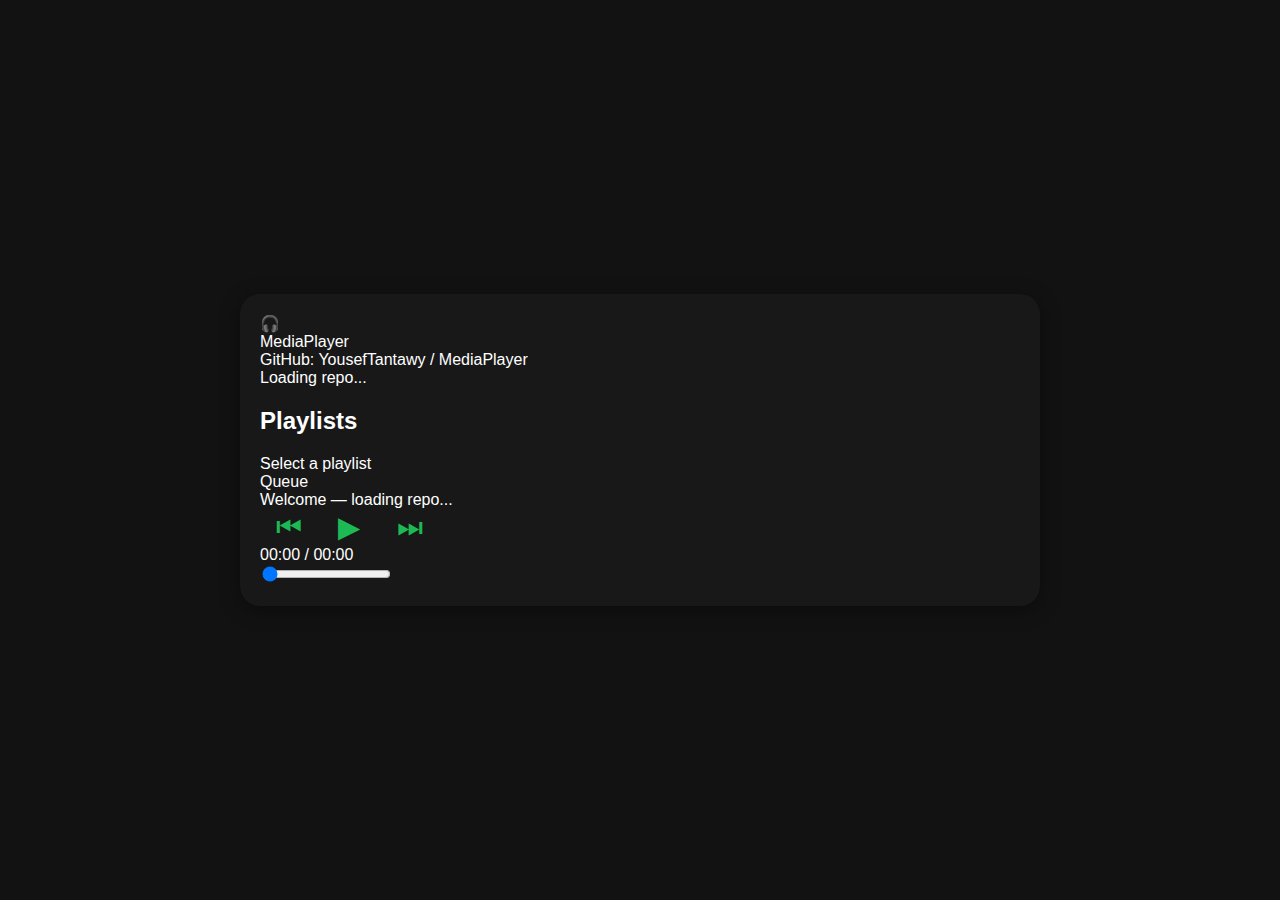
<file: index.html>
<!doctype html>
<html lang="en">
<head>
<meta charset="utf-8" />
<meta name="viewport" content="width=device-width,initial-scale=1" />
<title>MediaPlayer — Spotify Style</title>
<link rel="stylesheet" href="style.css">
</head>
<body>
<div class="app">
  <!-- LEFT: Playlists -->
  <aside class="sidebar">
    <div class="brand">
      <div class="logo">🎧</div>
      <div class="title">MediaPlayer</div>
      <div class="sub muted">GitHub: <span id="ghUser">YousefTantawy</span> / <span id="ghRepo">MediaPlayer</span></div>
    </div>
    <div class="info muted" id="status">Loading repo...</div>
    <div id="playlists" class="playlist-list" role="navigation" aria-label="Playlists"></div>
  </aside>

  <!-- CENTER: Songs -->
  <main class="center">
    <div class="header">
      <h2 id="heading">Playlists</h2>
      <div class="muted" id="subinfo">Select a playlist</div>
    </div>

    <div id="songsWrap" class="songs-wrap" aria-live="polite"></div>
  </main>

  <!-- RIGHT: Queue -->
  <aside class="queue-panel">
    <div class="queue-title">Queue</div>
    <div id="queueList" class="queue-list" aria-live="polite"></div>
  </aside>

  <!-- BOTTOM: Player -->
  <footer class="bottom">
    <div class="now-playing" id="nowPlaying">Welcome — loading repo...</div>

    <div class="controls">
      <div class="buttons">
        <button id="prevBtn" class="small-btn" title="Previous">⏮</button>
        <button id="playBtn" class="play-btn" title="Play/Pause">▶</button>
        <button id="nextBtn" class="small-btn" title="Next">⏭</button>
      </div>

      <div class="seek-row">
        <div class="time" id="timeLabel">00:00 / 00:00</div>
        <input id="seek" type="range" min="0" max="100" step="0.1" value="0">
      </div>
    </div>
  </footer>
</div>

<audio id="audio" crossorigin="anonymous"></audio>

<script src="script.js"></script>
</body>
</html>
</file>
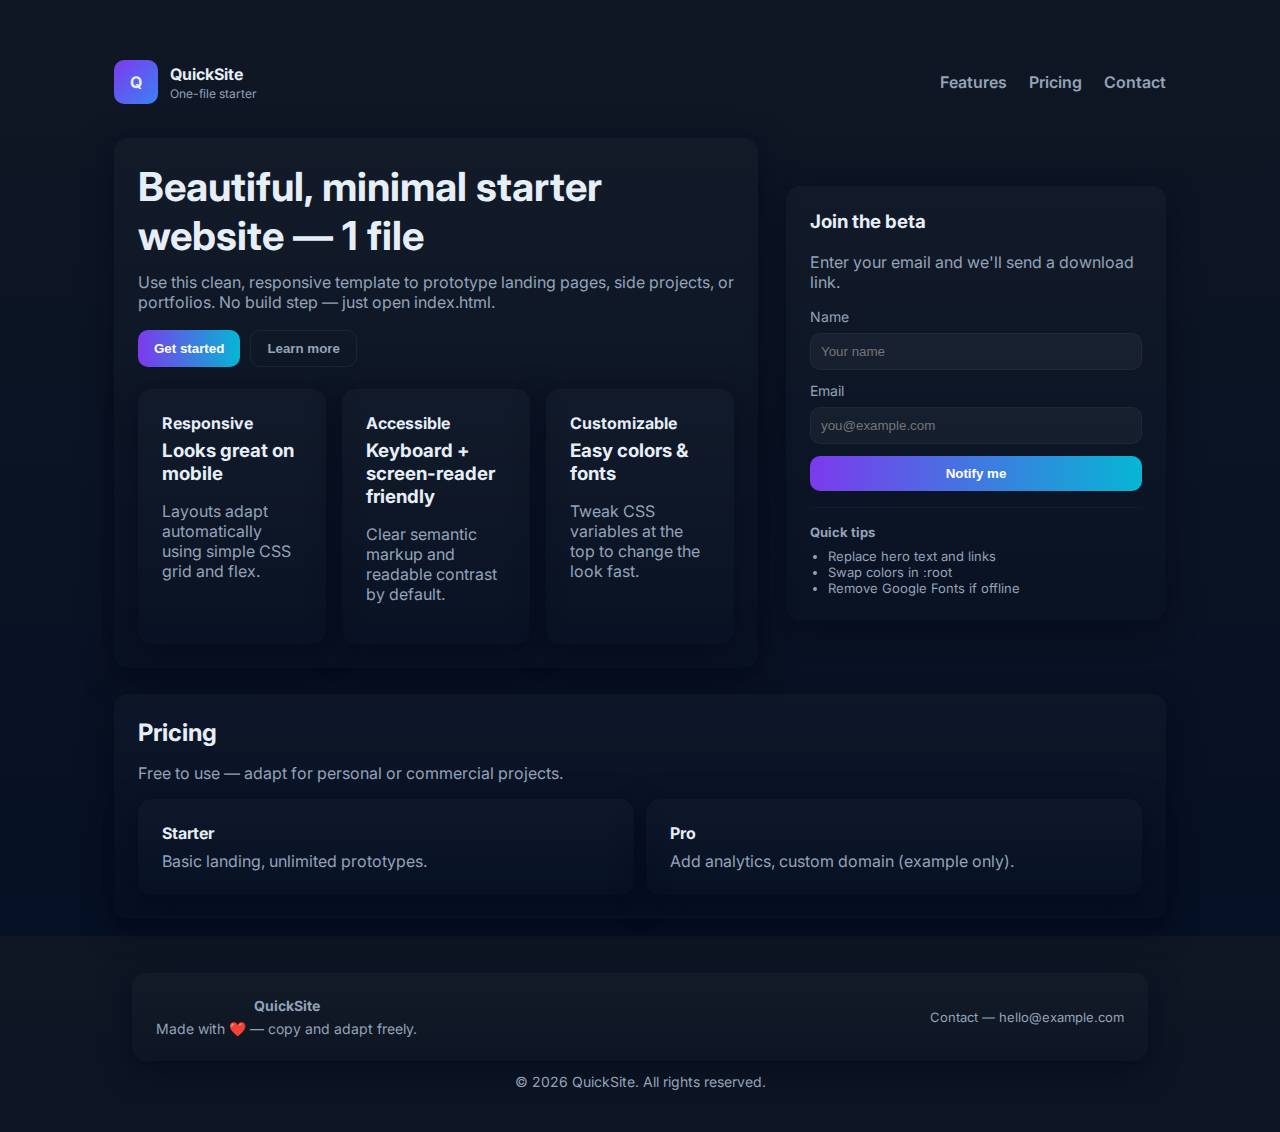
<file: file.html>
<!doctype html>
<html lang="en">
<head>
  <meta charset="utf-8" />
  <meta name="viewport" content="width=device-width,initial-scale=1" />
  <title>Quick Website — One File</title>
  <meta name="description" content="A clean, responsive single-file starter website." />
  <link href="https://fonts.googleapis.com/css2?family=Inter:wght@300;400;600;700&display=swap" rel="stylesheet">
  <style>
    :root{
      --bg:#0f1724;
      --card:#0b1220;
      --muted:#94a3b8;
      --accent:#7c3aed;
      --glass: rgba(255,255,255,0.04);
      --radius:14px;
      color-scheme: dark;
    }
    *{box-sizing:border-box}
    html,body{height:100%;margin:0;font-family:Inter,system-ui,-apple-system,Segoe UI,Roboto,'Helvetica Neue',Arial; background:linear-gradient(180deg,var(--bg),#061024); color:#e6eef8}
    .container{max-width:1100px;margin:36px auto;padding:24px}
    header{display:flex;align-items:center;justify-content:space-between;gap:12px}
    .logo{display:flex;align-items:center;gap:12px}
    .logo .mark{width:44px;height:44px;border-radius:10px;background:linear-gradient(135deg,var(--accent),#3b82f6);display:flex;align-items:center;justify-content:center;font-weight:700}
    nav a{color:var(--muted);text-decoration:none;margin-left:18px;font-weight:600}
    .hero{display:grid;grid-template-columns:1fr 380px;gap:28px;align-items:center;margin-top:34px}
    .card{background:linear-gradient(180deg,rgba(255,255,255,0.02),transparent);border-radius:var(--radius);padding:24px;box-shadow:0 8px 30px rgba(2,6,23,0.6);}
    h1{margin:0;font-size:clamp(24px,3.6vw,40px)}
    p.lead{color:var(--muted);margin-top:12px}
    .cta{margin-top:18px;display:flex;gap:10px}
    .btn{padding:10px 16px;border-radius:10px;border:0;font-weight:700;cursor:pointer}
    .btn-primary{background:linear-gradient(90deg,var(--accent),#06b6d4);color:white}
    .btn-ghost{background:transparent;border:1px solid rgba(255,255,255,0.06);color:var(--muted)}
    .features{display:grid;grid-template-columns:repeat(3,1fr);gap:16px;margin-top:22px}
    .feature h3{margin:6px 0 0 0}
    .side-form label{display:block;color:var(--muted);font-size:14px;margin-bottom:8px}
    input[type=text],input[type=email],textarea{width:100%;padding:10px;border-radius:10px;border:1px solid rgba(255,255,255,0.04);background:var(--glass);color:inherit}
    footer{margin-top:36px;padding:18px;text-align:center;color:var(--muted);font-size:14px}
    @media (max-width:880px){
      .hero{grid-template-columns:1fr;}
      .features{grid-template-columns:1fr}
    }
  </style>
</head>
<body>
  <div class="container">
    <header>
      <div class="logo">
        <div class="mark">Q</div>
        <div>
          <div style="font-weight:700">QuickSite</div>
          <div style="font-size:12px;color:var(--muted);margin-top:2px">One-file starter</div>
        </div>
      </div>
      <nav>
        <a href="#features">Features</a>
        <a href="#pricing">Pricing</a>
        <a href="#contact">Contact</a>
      </nav>
    </header>

    <section class="hero">
      <main class="card">
        <h1>Beautiful, minimal starter website — 1 file</h1>
        <p class="lead">Use this clean, responsive template to prototype landing pages, side projects, or portfolios. No build step — just open index.html.</p>
        <div class="cta">
          <button class="btn btn-primary">Get started</button>
          <button class="btn btn-ghost">Learn more</button>
        </div>

        <div id="features" class="features">
          <div class="feature card">
            <strong>Responsive</strong>
            <h3>Looks great on mobile</h3>
            <p style="color:var(--muted)">Layouts adapt automatically using simple CSS grid and flex.</p>
          </div>
          <div class="feature card">
            <strong>Accessible</strong>
            <h3>Keyboard + screen-reader friendly</h3>
            <p style="color:var(--muted)">Clear semantic markup and readable contrast by default.</p>
          </div>
          <div class="feature card">
            <strong>Customizable</strong>
            <h3>Easy colors &amp; fonts</h3>
            <p style="color:var(--muted)">Tweak CSS variables at the top to change the look fast.</p>
          </div>
        </div>

      </main>

      <aside class="card side-form">
        <h3 style="margin-top:0">Join the beta</h3>
        <p style="color:var(--muted)">Enter your email and we'll send a download link.</p>
        <form onsubmit="event.preventDefault();alert('Thanks! This demo doesn\'t send emails.');">
          <label for="name">Name</label>
          <input id="name" type="text" placeholder="Your name" />
          <label for="email" style="margin-top:12px">Email</label>
          <input id="email" type="email" placeholder="you@example.com" />
          <div style="margin-top:12px"><button class="btn btn-primary" style="width:100%">Notify me</button></div>
        </form>

        <hr style="border:none;border-top:1px solid rgba(255,255,255,0.03);margin:16px 0">
        <div style="font-size:13px;color:var(--muted)"><strong>Quick tips</strong>
          <ul style="padding-left:18px;margin:8px 0 0 0;color:var(--muted)">
            <li>Replace hero text and links</li>
            <li>Swap colors in :root</li>
            <li>Remove Google Fonts if offline</li>
          </ul>
        </div>
      </aside>
    </section>

    <section id="pricing" style="margin-top:26px">
      <div class="card">
        <h2 style="margin:0 0 8px 0">Pricing</h2>
        <p style="color:var(--muted)">Free to use — adapt for personal or commercial projects.</p>
        <div style="display:flex;gap:12px;margin-top:12px;flex-wrap:wrap">
          <div class="card" style="flex:1;min-width:180px">
            <strong>Starter</strong>
            <p style="margin:8px 0 0 0;color:var(--muted)">Basic landing, unlimited prototypes.</p>
          </div>
          <div class="card" style="flex:1;min-width:180px">
            <strong>Pro</strong>
            <p style="margin:8px 0 0 0;color:var(--muted)">Add analytics, custom domain (example only).</p>
          </div>
        </div>
      </div>
    </section>

    <footer id="contact">
      <div class="card" style="display:flex;align-items:center;justify-content:space-between;gap:12px;flex-wrap:wrap">
        <div>
          <strong>QuickSite</strong>
          <div style="color:var(--muted);margin-top:6px">Made with ❤️ — copy and adapt freely.</div>
        </div>
        <div style="color:var(--muted);font-size:13px">Contact — hello@example.com</div>
      </div>
      <div style="margin-top:12px;color:var(--muted)">© <span id="year"></span> QuickSite. All rights reserved.</div>
    </footer>
  </div>

  <script>
    document.getElementById('year').textContent = new Date().getFullYear();
  </script>
</body>
</html>
</file>
<file: style.css>
* {
  box-sizing: border-box;
  font-family: 'Segoe UI', sans-serif;
  color: white;
}

body {
  margin: 0;
  background: #121212;
  display: flex;
  justify-content: center;
  align-items: center;
  height: 100vh;
}

.app {
  width: 90%;
  max-width: 800px;
  background: #181818;
  border-radius: 20px;
  padding: 20px;
  box-shadow: 0 4px 20px rgba(0,0,0,0.4);
}

header {
  text-align: center;
  margin-bottom: 30px;
}

header h1 {
  color: #1DB954;
}

.playlist-container {
  display: flex;
  flex-wrap: wrap;
  justify-content: center;
  gap: 15px;
}

.playlist {
  background: #282828;
  border-radius: 10px;
  padding: 15px;
  text-align: center;
  width: 150px;
  cursor: pointer;
  transition: background 0.2s;
}

.playlist:hover {
  background: #1DB954;
  color: #000;
}

.player {
  margin-top: 40px;
  text-align: center;
}

.controls button {
  background: none;
  border: none;
  font-size: 1.8em;
  margin: 0 10px;
  cursor: pointer;
  color: #1DB954;
  transition: transform 0.2s;
}

.controls button:hover {
  transform: scale(1.2);
}

.song-info {
  margin-bottom: 10px;
  font-size: 1.1em;
}
</file>
